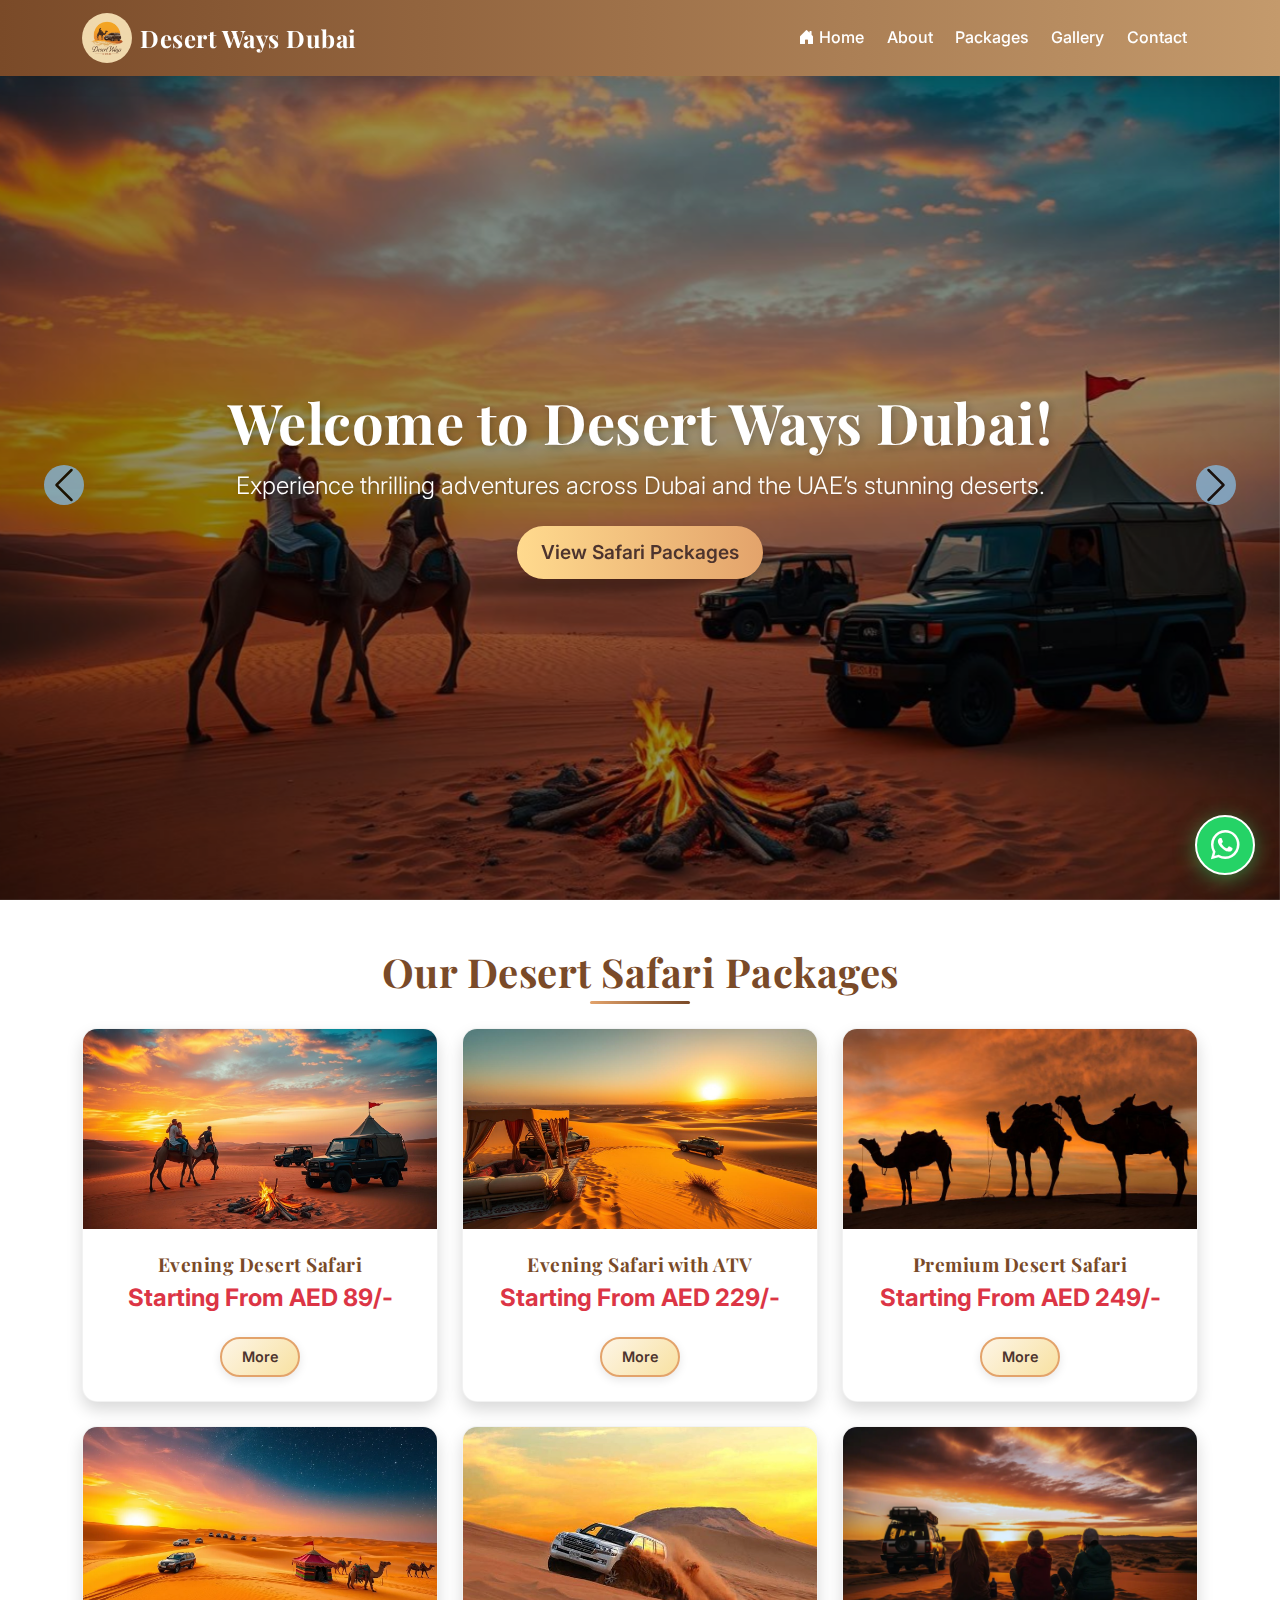
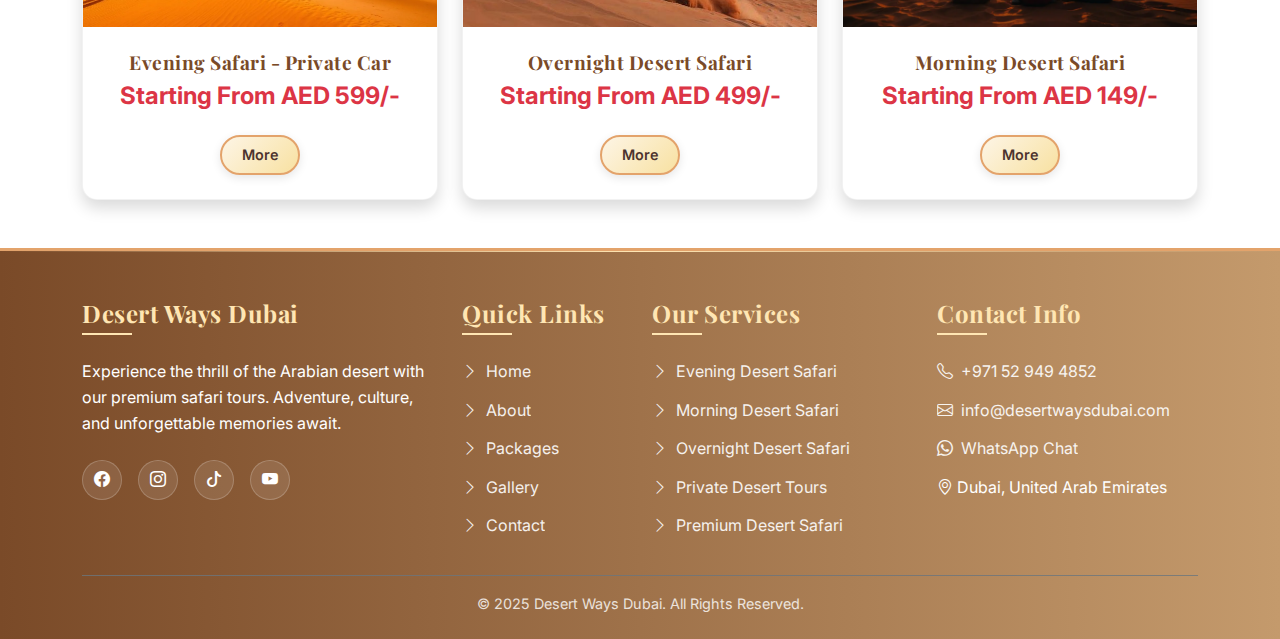
<file: index.html>
<!DOCTYPE html>
<html lang="en">
<head>
  <meta charset="UTF-8" />
  <meta name="viewport" content="width=device-width, initial-scale=1" />
  <title>Desert Ways Dubai | Best Desert Tours in UAE</title>
  <meta name="description" content="Desert Safari Dubai offers the best desert adventure experiences in the UAE. Enjoy dune bashing, camel rides, BBQ dinner, live shows, and more. Book your Evening Desert Safari now.">
   <meta name="keywords" content="Desert Safari Dubai, About Desert Safari, Dubai Safari Tours, Safari Team, Safari Vision">
  <meta name="author" content="Desert Ways Dubai">
  <link rel="icon" href="favicon.ico" type="image/x-icon" />

  <!-- Google Fonts -->
  <link rel="preconnect" href="https://fonts.googleapis.com" />
  <link rel="preconnect" href="https://fonts.gstatic.com" crossorigin />
  <link href="https://fonts.googleapis.com/css2?family=Inter:wght@400;600&family=Playfair+Display:wght@700&display=swap" rel="stylesheet" />

  <!-- Bootstrap & Icons -->
  <link rel="stylesheet" href="https://cdn.jsdelivr.net/npm/bootstrap@5.3.3/dist/css/bootstrap.min.css" />
  <link rel="stylesheet" href="https://cdn.jsdelivr.net/npm/bootstrap-icons@1.11.3/font/bootstrap-icons.css" />

  <!-- Custom CSS -->
  <link rel="stylesheet" href="css/styles.css" />
</head>
<body>
  <!-- Navbar -->
  <div id="navbar-container" aria-live="polite"></div>

  <!-- HERO SECTION -->
  <header class="hero-section position-relative">
    <div id="heroCarousel" class="carousel slide carousel-fade hero-carousel" data-bs-ride="carousel" data-bs-interval="3500">
      <div class="carousel-inner">
        <div class="carousel-item active">
          <img src="image/D2.jpg" class="d-block w-100" alt="Dubai Desert Safari scenic dunes">
        </div>
        <div class="carousel-item">
          <img src="image/D6.jpg" class="d-block w-100" alt="Golden dunes in Dubai at sunset">
        </div>
        <div class="carousel-item">
          <img src="image/D10.jpg" class="d-block w-100" alt="Desert vista in the UAE">
        </div>
        <div class="carousel-item">
          <img src="image/D9.jpg" class="d-block w-100" alt="Dubai desert adventure">
        </div>
        <div class="carousel-item">
          <img src="image/D8.jpg" class="d-block w-100" alt="Desert vista in the UAE">
        </div>
        <div class="carousel-item">
          <img src="image/D1.webp" class="d-block w-100" alt="Desert vista in the UAE">
        </div>
        <!-- Hero Text -->
        <div class="hero-text text-center text-white position-absolute top-50 start-50 translate-middle w-100" style="z-index: 10;">
          <h1 class="display-4 fw-bold">Welcome to Desert Ways Dubai!</h1>
          <p class="lead mb-4">
            Experience thrilling adventures across Dubai and the UAE’s stunning deserts.
          </p>
          <a href="#packages" class="btn btn-lg btn-warning shadow">View Safari Packages</a>
        </div>
      </div>
      <button class="carousel-control-prev" type="button" data-bs-target="#heroCarousel" data-bs-slide="prev">
        <span class="carousel-control-prev-icon" aria-hidden="true"></span>
      </button>
      <button class="carousel-control-next" type="button" data-bs-target="#heroCarousel" data-bs-slide="next">
        <span class="carousel-control-next-icon" aria-hidden="true"></span>
      </button>
    </div>
  </header>

  <!-- MAIN CONTENT -->
  <main>
    <section class="bg-white py-5" id="packages">
      <div class="container">
        <h2 class="mb-4 text-center section-title">Our Desert Safari Packages</h2>
        <div class="row g-4 justify-content-center">

          <!-- Package Card 1 -->
          <div class="col-md-4 col-sm-6">
            <div class="card package-card h-100 shadow text-center">
              <img src="image/D2.jpg" class="card-img-top" alt="Evening Desert Safari">
              <div class="card-body d-flex flex-column">
                <h5 class="card-title">Evening Desert Safari</h5>
                <h6 class="text-danger">Starting From AED 89/-</h6>
                <div class="mt-auto">
                  <a href="menu.html" class="btn btn-sm btn-outline-warning">More</a>
                </div>
              </div>
            </div>
          </div>

          <!-- Package Card 2 -->
          <div class="col-md-4 col-sm-6">
            <div class="card package-card h-100 shadow text-center">
              <img src="image/D6.jpg" class="card-img-top" alt="ATV Desert Safari">
              <div class="card-body d-flex flex-column">
                <h5 class="card-title">Evening Safari with ATV</h5>
                <h6 class="text-danger">Starting From AED 229/-</h6>
                <div class="mt-auto">
                  <a href="menu.html" class="btn btn-sm btn-outline-warning">More</a>
                </div>
              </div>
            </div>
          </div>

          <!-- Package Card 3 -->
          <div class="col-md-4 col-sm-6">
            <div class="card package-card h-100 shadow text-center">
              <img src="image/D10.jpg" class="card-img-top" alt="Premium Desert Safari">
              <div class="card-body d-flex flex-column">
                <h5 class="card-title">Premium Desert Safari</h5>
                <h6 class="text-danger">Starting From AED 249/-</h6>
                <div class="mt-auto">
                  <a href="menu.html" class="btn btn-sm btn-outline-warning">More</a>
                </div>
              </div>
            </div>
          </div>

          <!-- Package Card 4 -->
          <div class="col-md-4 col-sm-6">
            <div class="card package-card h-100 shadow text-center">
              <img src="image/D3.webp" class="card-img-top" alt="Private Car Desert Safari">
              <div class="card-body d-flex flex-column">
                <h5 class="card-title">Evening Safari - Private Car</h5>
                <h6 class="text-danger">Starting From AED 599/-</h6>
                <div class="mt-auto">
                  <a href="menu.html" class="btn btn-sm btn-outline-warning">More</a>
                </div>
              </div>
            </div>
          </div>

          <!-- Package Card 5 -->
          <div class="col-md-4 col-sm-6">
            <div class="card package-card h-100 shadow text-center">
              <img src="image/D7.jpg" class="card-img-top" alt="Overnight Desert Safari">
              <div class="card-body d-flex flex-column">
                <h5 class="card-title">Overnight Desert Safari</h5>
                <h6 class="text-danger">Starting From AED 499/-</h6>
                <div class="mt-auto">
                  <a href="menu.html" class="btn btn-sm btn-outline-warning">More</a>
                </div>
              </div>
            </div>
          </div>

          <!-- Package Card 6 -->
          <div class="col-md-4 col-sm-6">
            <div class="card package-card h-100 shadow text-center">
              <img src="image/D1.webp" class="card-img-top" alt="Morning Desert Safari">
              <div class="card-body d-flex flex-column">
                <h5 class="card-title">Morning Desert Safari</h5>
                <h6 class="text-danger">Starting From AED 149/-</h6>
                <div class="mt-auto">
                  <a href="menu.html" class="btn btn-sm btn-outline-warning">More</a>
                </div>
              </div>
            </div>
          </div>

        </div>
      </div>
    </section>
  </main>

  <!-- Footer -->
  <div id="footer-container" aria-live="polite"></div>

  <!-- WhatsApp Floating Button -->
  <a href="https://wa.me/97152949852?text=Hello%20Desert%20Safari%20Dubai!%20Tell%20me%20more%20about%20your%20tours."
     class="whatsapp-float" target="_blank">
    <span class="whatsapp-tooltip">Chat with us!</span>
    <i class="bi bi-whatsapp"></i>
  </a>

  <!-- Scripts -->
  <script src="load-components.js"></script>
  <script src="https://cdn.jsdelivr.net/npm/bootstrap@5.3.3/dist/js/bootstrap.bundle.min.js"></script>
</body>
</html>
</file>
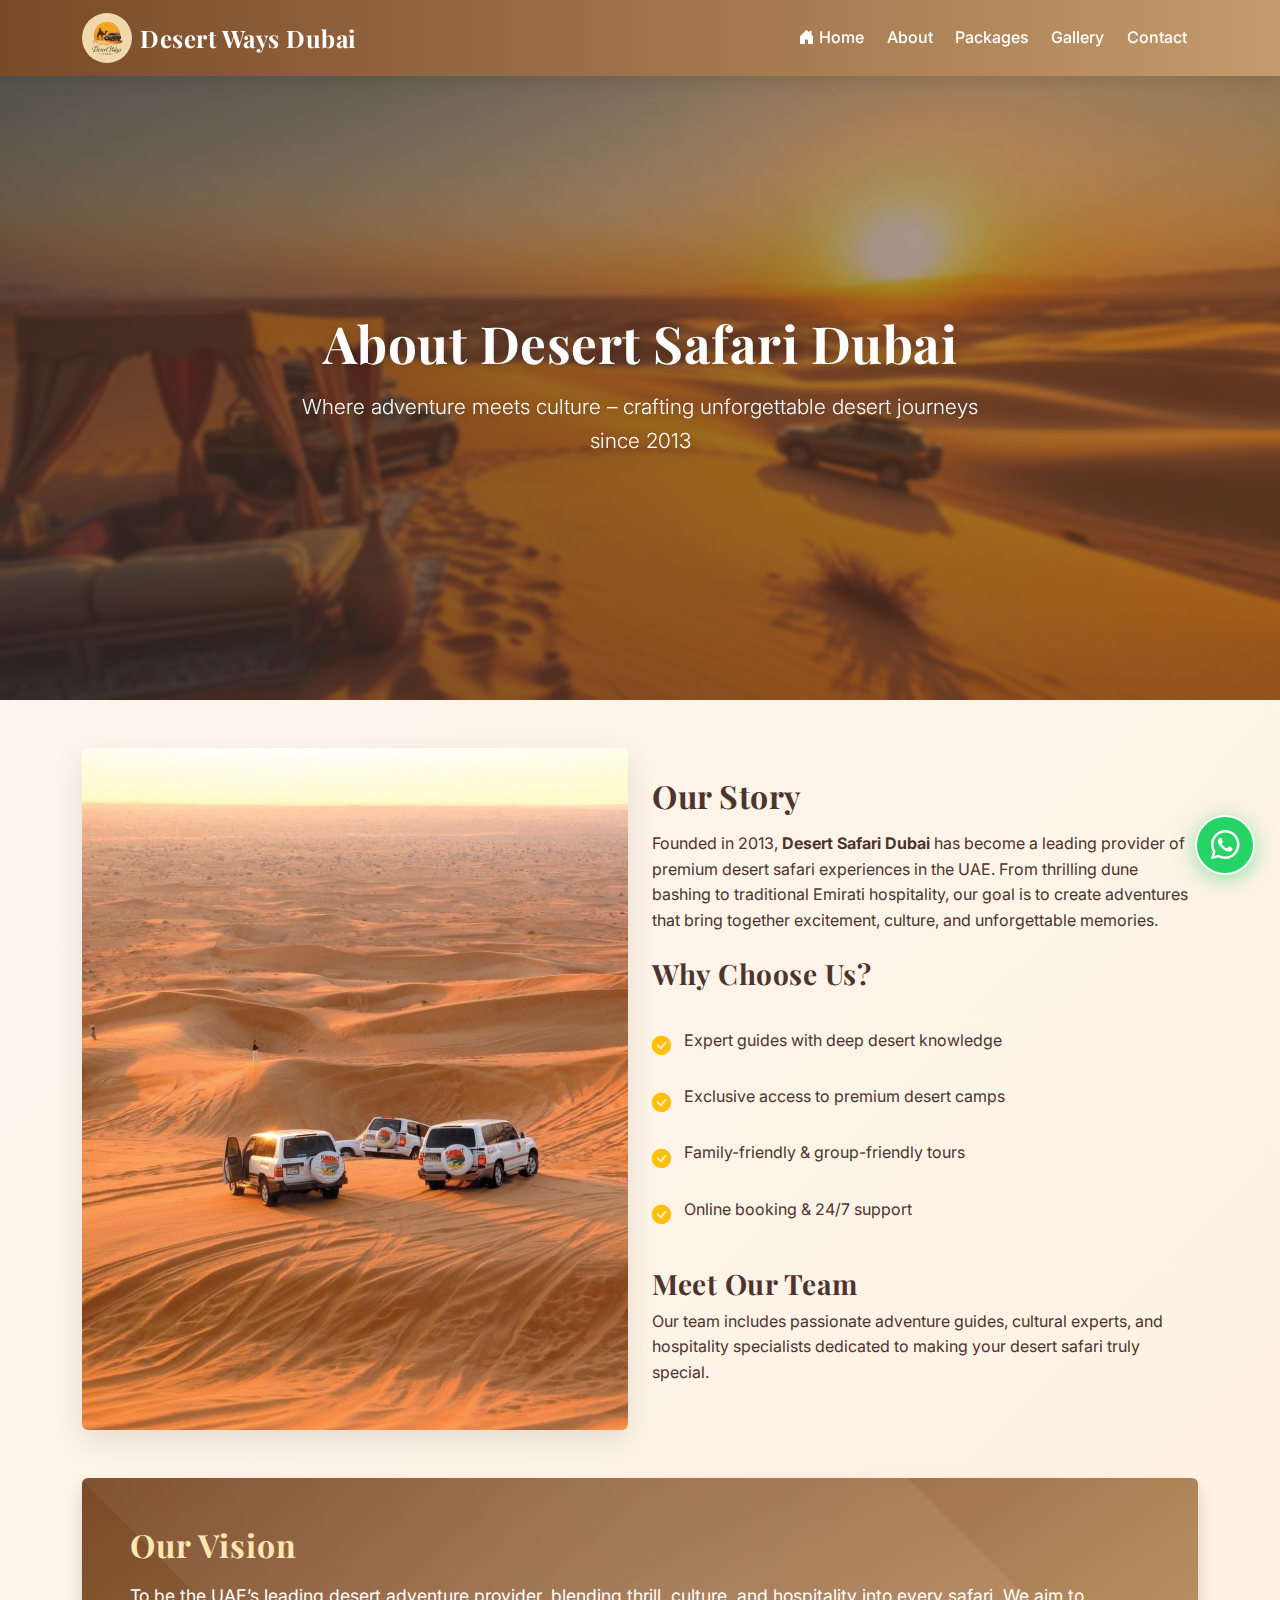
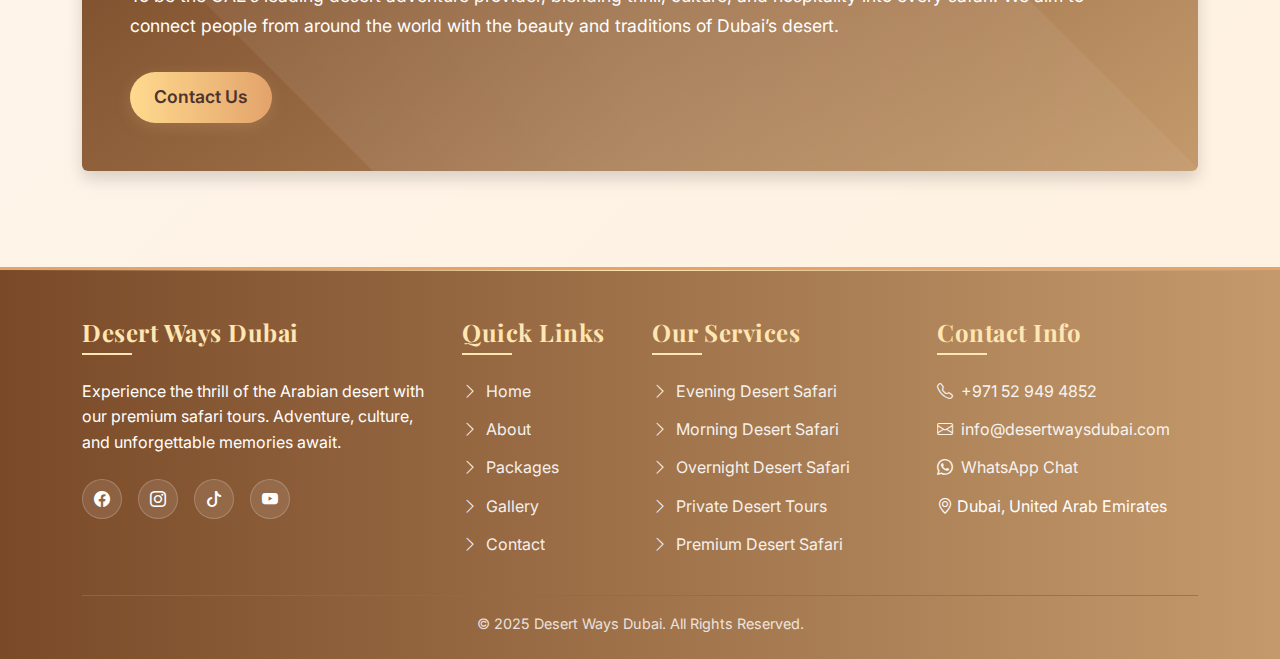
<file: about.html>
<!DOCTYPE html>
<html lang="en">
<head>
  <!-- Meta Tags -->
  <meta charset="UTF-8">
  <meta name="viewport" content="width=device-width, initial-scale=1">
  <title>About Us | Desert Safari Dubai</title>
  <meta name="description" content="Discover Desert Safari Dubai - our story, vision, and passionate team delivering unforgettable desert safari experiences with dune bashing, BBQ dinners, and cultural shows in Dubai.">
  <meta name="keywords" content="Desert Safari Dubai, About Desert Safari, Dubai Safari Tours, Safari Team, Safari Vision">
  <meta name="author" content="Desert Ways Dubai">

  <!-- Fonts & CSS -->
  <link rel="preconnect" href="https://fonts.googleapis.com"/>
  <link rel="preconnect" href="https://fonts.gstatic.com" crossorigin/>
  <link href="https://fonts.googleapis.com/css2?family=Inter:wght@400;600&family=Playfair+Display:wght@700&display=swap" rel="stylesheet"/>
  <link rel="stylesheet" href="https://cdn.jsdelivr.net/npm/bootstrap@5.3.3/dist/css/bootstrap.min.css">
  <link rel="stylesheet" href="https://cdn.jsdelivr.net/npm/bootstrap-icons@1.11.3/font/bootstrap-icons.css">
  <link rel="stylesheet" href="css/styles.css">
  <link rel="icon" href="favicon.ico" type="image/x-icon">

  <!-- Schema Markup (SEO) -->
  <script type="application/ld+json">
  {
    "@context": "https://schema.org",
    "@type": "Organization",
    "name": "Desert Safari Dubai",
    "url": "https://yourdomain.com/about.html",
    "logo": "https://yourdomain.com/images/logo.png",
    "description": "Desert Safari Dubai - Unforgettable adventures including dune bashing, camel rides, BBQ dinners, and cultural shows.",
    "contactPoint": {
      "@type": "ContactPoint",
      "telephone": "+971501234567",
      "contactType": "customer service",
      "areaServed": "AE"
    }
  }
  </script>
</head>
<body class="about-page">

  <!-- Navbar -->
  <div id="navbar-container" aria-live="polite"></div>

  <!-- Hero Section -->
<section class="about-hero text-white text-center d-flex align-items-center justify-content-center">
  <div class="overlay"></div>
  <div class="container position-relative">
    <h1 class="display-4 fw-bold mb-3">About Desert Safari Dubai</h1>
    <p class="lead">Where adventure meets culture – crafting unforgettable desert journeys since 2013</p>
  </div>
</section>


  <!-- Main Content -->
  <main class="container py-5">
    <section class="mb-5">
      <div class="row g-4 align-items-center">
        <div class="col-md-6">
          <img src="image/D5.jpg" alt="Desert Safari Dubai team welcoming guests" class="img-fluid rounded shadow-lg w-100" loading="lazy">
        </div>
        <div class="col-md-6">
          <h2 class="mb-3">Our Story</h2>
          <p>
            Founded in 2013, <strong>Desert Safari Dubai</strong> has become a leading provider of premium desert safari experiences in the UAE. 
            From thrilling dune bashing to traditional Emirati hospitality, our goal is to create adventures that bring together excitement, culture, and unforgettable memories.
          </p>

          <h3 class="mt-4">Why Choose Us?</h3>
          <ul class="list-premium">
            <li><i class="bi bi-check-circle-fill text-warning"></i> Expert guides with deep desert knowledge</li>
            <li><i class="bi bi-check-circle-fill text-warning"></i> Exclusive access to premium desert camps</li>
            <li><i class="bi bi-check-circle-fill text-warning"></i> Family-friendly & group-friendly tours</li>
            <li><i class="bi bi-check-circle-fill text-warning"></i> Online booking & 24/7 support</li>
          </ul>

          <h3 class="mt-4">Meet Our Team</h3>
          <p>
            Our team includes passionate adventure guides, cultural experts, and hospitality specialists dedicated to making your desert safari truly special.
          </p>
        </div>
      </div>
    </section>

    <!-- Vision Section -->
    <section class="vision-section text-white p-5 rounded shadow">
      <h2 class="mb-3">Our Vision</h2>
      <p>
        To be the UAE’s leading desert adventure provider, blending thrill, culture, and hospitality into every safari. 
        We aim to connect people from around the world with the beauty and traditions of Dubai’s desert.
      </p>
      <a href="contact.html" class="btn btn-warning mt-3" aria-label="Go to contact page">Contact Us</a>
    </section>
  </main>

  <!-- Footer -->
  <div id="footer-container" aria-live="polite"></div>

  <!-- WhatsApp Floating Button -->
  <a href="https://wa.me/971529494852?text=Hello%20Desert%20Safari%20Dubai!%20I%20would%20like%20to%20know%20more%20about%20your%20safari%20tours."
     class="whatsapp-float" target="_blank" rel="noopener" aria-label="Chat on WhatsApp">
    <span class="whatsapp-tooltip">Chat with us!</span>
    <i class="bi bi-whatsapp" aria-hidden="true"></i>
  </a>

  <!-- Scripts -->
  <script src="load-components.js"></script>
  <script src="https://cdn.jsdelivr.net/npm/bootstrap@5.3.3/dist/js/bootstrap.bundle.min.js"></script>
</body>
</html>
</file>
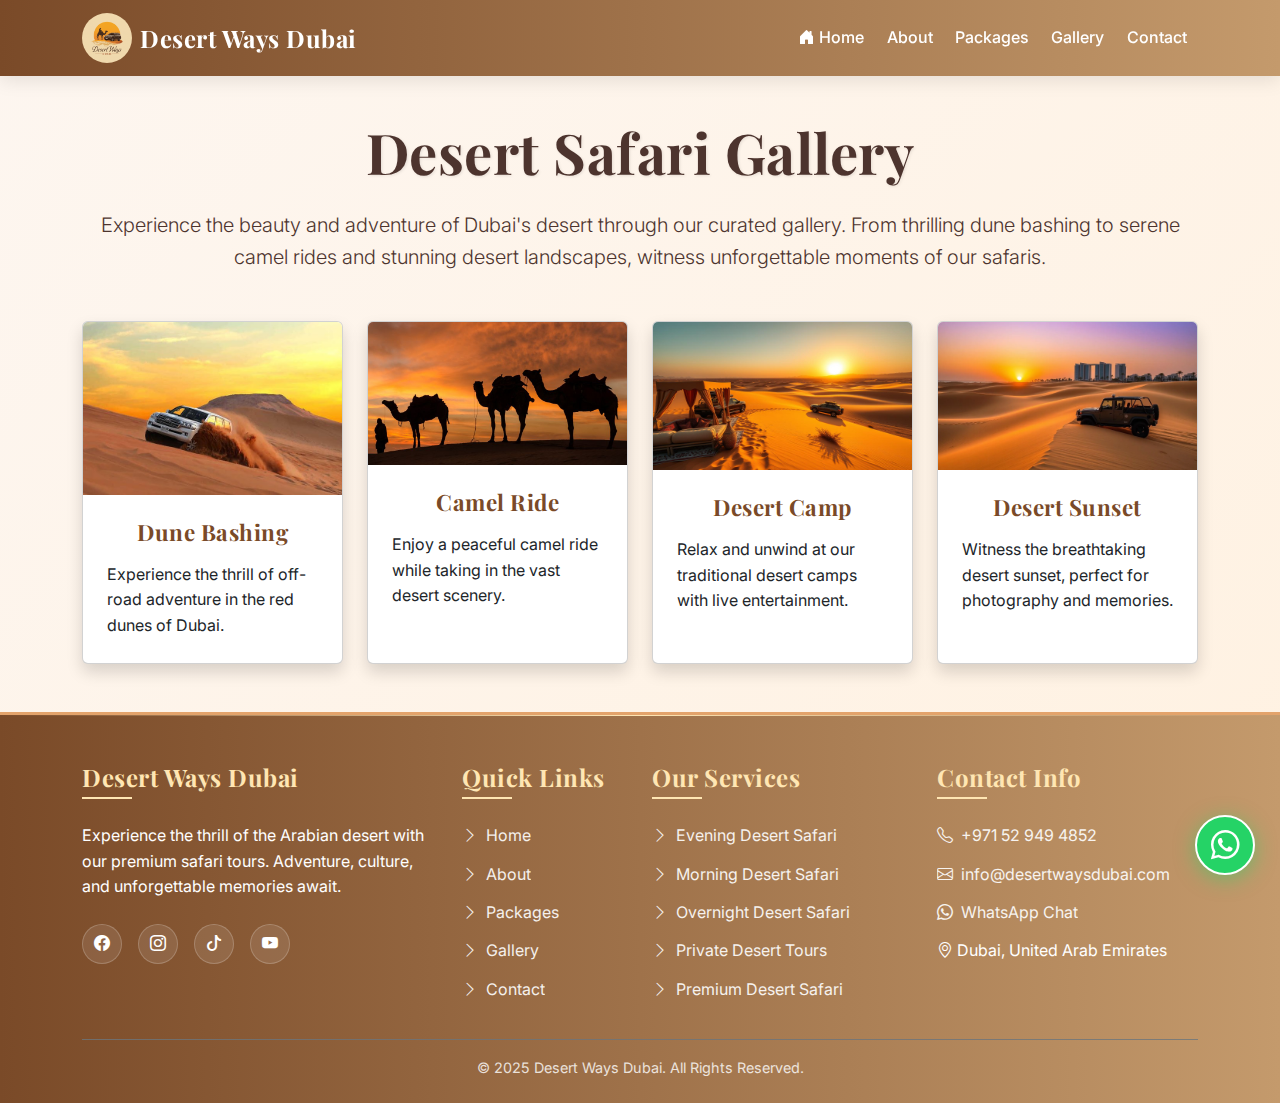
<file: gallery.html>
<!DOCTYPE html>
<html lang="en">
<head>
  <meta charset="UTF-8">
  <meta name="viewport" content="width=device-width, initial-scale=1">
  <title>Desert Safari Gallery | Desert Safari Dubai</title>
  <meta name="description" content="Explore our gallery of thrilling Desert Safari experiences in Dubai. See stunning desert landscapes, dune bashing, camel rides, and camp experiences.">
  <link rel="preconnect" href="https://fonts.googleapis.com" />
  <link rel="preconnect" href="https://fonts.gstatic.com" crossorigin />
  <link href="https://fonts.googleapis.com/css2?family=Inter:wght@400;600&family=Playfair+Display:wght@700&display=swap" rel="stylesheet" />
  <link rel="stylesheet" href="https://cdn.jsdelivr.net/npm/bootstrap@5.3.3/dist/css/bootstrap.min.css">
  <link rel="stylesheet" href="https://cdn.jsdelivr.net/npm/bootstrap-icons@1.11.3/font/bootstrap-icons.css">
  <link rel="stylesheet" href="css/styles.css">
  <link rel="icon" href="favicon.ico" type="image/x-icon">
</head>
<body>
  <div id="navbar-container" aria-live="polite"></div>

  <main class="container py-5">
    <h1 class="display-4 fw-bold text-shadow text-center mb-4">Desert Safari Gallery</h1>
    <p class="lead text-center mb-5">
      Experience the beauty and adventure of Dubai's desert through our curated gallery. From thrilling dune bashing to serene camel rides and stunning desert landscapes, witness unforgettable moments of our safaris.
    </p>

    <div class="row g-4">
      <div class="col-sm-6 col-md-4 col-lg-3">
        <div class="card h-100 shadow">
          <img src="image/D7.jpg" class="card-img-top" alt="Dune Bashing Dubai" loading="lazy">
          <div class="card-body">
            <h5 class="card-title">Dune Bashing</h5>
            <p class="card-text">Experience the thrill of off-road adventure in the red dunes of Dubai.</p>
          </div>
        </div>
      </div>

      <div class="col-sm-6 col-md-4 col-lg-3">
        <div class="card h-100 shadow">
          <img src="image/D10.jpg" class="card-img-top" alt="Camel Ride Dubai" loading="lazy">
          <div class="card-body">
            <h5 class="card-title">Camel Ride</h5>
            <p class="card-text">Enjoy a peaceful camel ride while taking in the vast desert scenery.</p>
          </div>
        </div>
      </div>

      <div class="col-sm-6 col-md-4 col-lg-3">
        <div class="card h-100 shadow">
          <img src="image/D6.jpg" class="card-img-top" alt="Desert Camp Dubai" loading="lazy">
          <div class="card-body">
            <h5 class="card-title">Desert Camp</h5>
            <p class="card-text">Relax and unwind at our traditional desert camps with live entertainment.</p>
          </div>
        </div>
      </div>

      <div class="col-sm-6 col-md-4 col-lg-3">
        <div class="card h-100 shadow">
          <img src="image/D4.webp" class="card-img-top" alt="Sunset Desert Dubai" loading="lazy">
          <div class="card-body">
            <h5 class="card-title">Desert Sunset</h5>
            <p class="card-text">Witness the breathtaking desert sunset, perfect for photography and memories.</p>
          </div>
        </div>
      </div>

      <!-- Add more safari cards as needed -->
    </div>
  </main>

  <div id="footer-container" aria-live="polite"></div>

  <!-- WhatsApp Floating Button -->
  <a href="https://wa.me/971529494852?text=Hello%20Desert%20Safari%20Dubai!%20I%20would%20like%20to%20know%20more%20about%20your%20desert%20safari%20gallery."
     class="whatsapp-float" target="_blank" rel="noopener" aria-label="Chat on WhatsApp">
    <span class="whatsapp-tooltip">Chat with us!</span>
    <i class="bi bi-whatsapp" aria-hidden="true"></i>
  </a>

  <script src="load-components.js"></script>
  <script src="https://cdn.jsdelivr.net/npm/bootstrap@5.3.3/dist/js/bootstrap.bundle.min.js"></script>
</body>
</html>
</file>
<file: css/styles.css>
/* GENERAL STYLING */
:root {
  --primary-brown: #7a4a28;
  --secondary-brown: #c49a6c;
  --light-beige: #fbf7f2;
  --dark-brown: #4d342e;
  --accent-gold: #e3a36b;
  --light-gold: #ffe6b3;
  --white: #ffffff;
  --black: #000000;
  --shadow-light: rgba(0, 0, 0, 0.1);
  --shadow-medium: rgba(0, 0, 0, 0.15);
  --shadow-dark: rgba(0, 0, 0, 0.25);
}

* {
  box-sizing: border-box;
  margin: 0;
  padding: 0;
}

body {
  font-family: "Inter", Arial, sans-serif;
  background: linear-gradient(135deg, #fdf6f0, #fff1e0);
  color: var(--dark-brown);
  padding-top: 70px;
  line-height: 1.6;
  overflow-x: hidden;
}

h1, h2, h3, h4, h5, .navbar-brand, .display-4 {
  font-family: "Playfair Display", serif;
  letter-spacing: 0.5px;
  font-weight: 700;
}

a {
  text-decoration: none;
  transition: all 0.3s ease;
}

img {
  max-width: 100%;
  height: auto;
  display: block;
}

/* Enhanced Navbar */
.navbar {
  position: fixed;
  top: 0;
  left: 0;
  width: 100%;
  z-index: 1100;
  background: linear-gradient(90deg, var(--primary-brown) 0%, var(--secondary-brown) 100%) !important;
  box-shadow: 0 4px 18px var(--shadow-light);
  min-height: 70px;
  padding: 0.5rem 1rem;
  transition: all 0.3s ease;
  backdrop-filter: blur(10px);
}

.navbar-scrolled {
  background: linear-gradient(90deg, var(--primary-brown) 0%, var(--secondary-brown) 100%) !important;
  box-shadow: 0 4px 20px var(--shadow-dark);
}

.navbar-brand {
  font-size: 1.5rem;
  color: var(--white) !important;
  display: flex;
  align-items: center;
  font-weight: 700;
}

.navbar-brand img {
  height: 50px;
  width: auto;
  object-fit: contain;
  margin-right: 10px;
  border-radius: 8px;
  transition: transform 0.3s ease;
}

.navbar-brand img:hover {
  transform: scale(1.05);
}

.navbar-nav .nav-link {
  font-size: 1rem;
  color: var(--white) !important;
  font-weight: 500;
  padding: 0.5rem 1rem;
  border-radius: 6px;
  transition: all 0.3s ease;
  margin: 0 0.2rem;
  position: relative;
}

.navbar-nav .nav-link::after {
  content: '';
  position: absolute;
  bottom: 0;
  left: 50%;
  width: 0;
  height: 2px;
  background: var(--light-gold);
  transition: all 0.3s ease;
  transform: translateX(-50%);
}

.navbar-nav .nav-link:hover::after,
.navbar-nav .nav-link.active::after {
  width: 80%;
}

.navbar-nav .nav-link:hover,
.navbar-nav .nav-link.active {
  background: var(--light-gold);
  color: var(--primary-brown) !important;
}

.navbar-toggler {
  padding: 0.25rem 0.75rem;
  font-size: 1.1rem;
  border-radius: 6px;
  border: 1px solid rgba(255,255,255,0.3);
  color: var(--white);
  transition: all 0.3s ease;
}

.navbar-toggler:focus {
  box-shadow: 0 0 0 2px var(--light-gold);
}

.navbar-toggler:hover {
  background: rgba(255,255,255,0.1);
}

@media (max-width: 992px) {
  .navbar-nav {
    padding: 1rem 0;
    background: linear-gradient(135deg, var(--primary-brown), var(--secondary-brown));
    border-radius: 10px;
    margin-top: 1rem;
  }
  
  .navbar-nav .nav-link {
    text-align: center;
    margin: 0.2rem 0;
    border-radius: 5px;
  }
}

/* CLASSIC HERO SECTION */
.hero-section {
  position: relative;
  width: 100%;
  overflow: hidden;
  margin-top: 0;
}

.hero-carousel {
  height: calc(100vh - 70px);
  min-height: 400px;
}

.hero-carousel .carousel-inner {
  height: 100%;
}

.hero-carousel .carousel-item {
  position: relative;
  width: 100%;
  height: 100%;
  min-height: 400px;
}

.hero-carousel img,
.carousel-inner img {
  width: 100%;
  height: 100%;
  object-fit: cover;
  object-position: center;
  display: block;
}

/* Overlay text centered */
.hero-text {
  position: absolute;
  top: 50%;
  left: 50%;
  transform: translate(-50%, -50%);
  color: var(--white);
  text-align: center;
  z-index: 10;
  padding: 0 15px;
  width: 100%;
  max-width: 900px;
  pointer-events: none;
}

.hero-text h1,
.hero-text p,
.hero-text .btn {
  pointer-events: auto;
}

.hero-text h1 {
  font-family: "Playfair Display", serif;
  font-weight: 700;
  line-height: 1.1;
  text-shadow: 2px 2px 8px var(--shadow-dark);
  font-size: clamp(2rem, 5vw, 3.5rem);
  margin-bottom: 1rem;
  animation: fadeInUp 1s ease-out;
}

.hero-text p {
  font-size: clamp(1rem, 2.5vw, 1.5rem);
  text-shadow: 1px 1px 6px var(--shadow-dark);
  margin-bottom: 1.5rem;
  line-height: 1.4;
  animation: fadeInUp 1s ease-out 0.3s both;
}

.hero-text .btn {
  font-size: clamp(1rem, 1.5vw, 1.2rem);
  padding: 0.75rem 1.5rem;
  animation: fadeInUp 1s ease-out 0.6s both;
}

@keyframes fadeInUp {
  from {
    opacity: 0;
    transform: translateY(30px);
  }
  to {
    opacity: 1;
    transform: translateY(0);
  }
}

.hero-premium-highlight {
  font-size: 1.05rem;
  color: var(--light-gold);
  font-weight: 500;
  display: block;
  margin-top: 0.5em;
  text-shadow: 0 2px 8px var(--primary-brown);
}

/* Overlay background */
.hero-section::before {
  content: "";
  position: absolute;
  top: 0;
  left: 0;
  width: 100%;
  height: 100%;
  background: linear-gradient(45deg, rgba(0,0,0,0.5), rgba(0,0,0,0.3));
  z-index: 5;
  pointer-events: none;
}

/* Carousel Controls */
.carousel-control-prev,
.carousel-control-next {
  z-index: 15;
  width: 10%;
  opacity: 0.8;
  transition: opacity 0.3s ease;
}

.carousel-control-prev:hover,
.carousel-control-next:hover {
  opacity: 1;
}

.carousel-control-prev-icon,
.carousel-control-next-icon {
  width: 2.5rem;
  height: 2.5rem;
  background-size: 100% 100%;
  filter: invert(1);
  background-color: var(--primary-brown);
  border-radius: 50%;
  padding: 10px;
}

.carousel-indicators [data-bs-target] {
  width: 12px;
  height: 12px;
  border-radius: 50%;
  margin: 0 5px;
  background-color: var(--white);
  border: 2px solid transparent;
}

.carousel-indicators .active {
  background-color: var(--accent-gold);
  transform: scale(1.2);
}

/* Enhanced Section Titles */
.section-title {
  font-family: "Playfair Display", serif;
  font-size: 2.5rem;
  color: var(--primary-brown);
  font-weight: 700;
  margin-bottom: 2.5rem;
  position: relative;
  padding-bottom: 0.5rem;
  text-align: center;
}

.section-title::after {
  content: "";
  position: absolute;
  bottom: 0;
  left: 50%;
  transform: translateX(-50%);
  width: 100px;
  height: 3px;
  background: linear-gradient(90deg, var(--accent-gold) 0%, var(--primary-brown) 100%);
  border-radius: 3px;
}

.section-subtitle {
  font-size: 1.1rem;
  color: var(--secondary-brown);
  text-align: center;
  margin-bottom: 3rem;
  max-width: 600px;
  margin-left: auto;
  margin-right: auto;
}

@media (max-width: 768px) {
  .section-title {
    font-size: 2rem;
  }
  
  .section-subtitle {
    font-size: 1rem;
  }
}

/* PACKAGE CARDS */
.package-card {
  border-radius: 15px;
  overflow: hidden;
  transition: all 0.3s ease;
  height: 100%;
  border: 1px solid rgba(0,0,0,0.05);
  background: var(--white);
}

.package-card img {
  width: 100%;
  height: 200px;
  object-fit: cover;
  transition: transform 0.5s ease;
}

.package-card:hover img {
  transform: scale(1.05);
}

.package-card .card-body {
  padding: 1.5rem;
  display: flex;
  flex-direction: column;
}

.package-card .card-title {
  font-family: "Playfair Display", serif;
  font-weight: 700;
  font-size: 1.2rem;
  margin-bottom: 0.5rem;
  color: var(--primary-brown);
}

.package-card h6 {
  font-weight: 600;
  color: var(--primary-brown);
  font-size: 1.3rem;
}

.package-card .card-text {
  color: var(--dark-brown);
  font-size: 0.9rem;
  line-height: 1.5;
}

.package-card:hover {
  transform: translateY(-10px);
  box-shadow: 0 15px 30px var(--shadow-medium);
}

/* Premium More Button */
.package-card .btn {
  border-radius: 25px;
  font-weight: 600;
  font-size: 0.9rem;
  padding: 0.45rem 1.2rem;
  border: 2px solid var(--accent-gold);
  background: linear-gradient(135deg, #fdf5e6, #f8e1a1);
  color: var(--dark-brown);
  transition: all 0.35s ease;
  box-shadow: 0 3px 10px var(--shadow-light);
  margin-top: auto;
  width: fit-content;
  align-self: center;
}

.package-card .btn:hover {
  background: linear-gradient(135deg, var(--accent-gold), var(--secondary-brown));
  border-color: var(--secondary-brown);
  color: var(--white);
  box-shadow: 0 6px 18px rgba(182, 139, 72, 0.35);
  transform: translateY(-3px);
}

/* PREMIUM CARD */
.card-premium {
  border: 2px solid var(--accent-gold);
  background: linear-gradient(135deg, #fffbe6 0%, #ffe6b3 100%);
  border-radius: 15px;
  overflow: hidden;
  transition: all 0.3s ease;
  height: 100%;
  position: relative;
}

.card-premium::before {
  content: '';
  position: absolute;
  top: 0;
  left: 0;
  right: 0;
  bottom: 0;
  background: linear-gradient(45deg, transparent, rgba(255,255,255,0.3), transparent);
  transform: translateX(-100%);
  transition: transform 0.6s ease;
}

.card-premium:hover::before {
  transform: translateX(100%);
}

.card-premium:hover {
  transform: translateY(-10px);
  box-shadow: 0 20px 40px var(--shadow-medium);
}

.badge-premium {
  background: linear-gradient(90deg, #ffd77a 0%, var(--accent-gold) 100%);
  color: var(--primary-brown);
  font-size: 0.9rem;
  font-weight: 600;
  border-radius: 20px;
  padding: 0.4em 1.2em;
  margin-bottom: 1.2em;
  display: inline-block;
  text-transform: uppercase;
  letter-spacing: 0.5px;
  border: none;
}

.card-title {
  font-family: "Playfair Display", serif;
  font-weight: 700;
  font-size: 1.4rem;
  color: var(--primary-brown);
  margin-bottom: 1rem;
  display: flex;
  align-items: center;
  justify-content: center;
  gap: 0.5rem;
}

.card-title i {
  font-size: 1.6rem;
}

.card-body {
  padding: 1.5rem;
}

.card-body h6 {
  font-size: 1.5rem;
  font-weight: 700;
  margin-bottom: 1.5rem;
  color: var(--primary-brown);
}

.list-premium {
  margin-bottom: 2rem;
  list-style: none;
  padding: 0;
}

.list-premium li {
  font-size: 0.95rem;
  margin-bottom: 0.7rem;
  color: var(--dark-brown);
  display: flex;
  align-items: flex-start;
  gap: 0.5rem;
  line-height: 1.4;
  padding: 0.3rem 0;
}

.list-premium li i {
  color: var(--accent-gold);
  font-size: 1.1rem;
  flex-shrink: 0;
  margin-top: 0.1rem;
}

/* Enhanced Buttons */
.btn-warning {
  background: linear-gradient(90deg, #ffda8e 0%, var(--accent-gold) 100%);
  border: none;
  color: var(--dark-brown);
  font-weight: 600;
  font-size: 1.1rem;
  padding: 0.75rem 1.5rem;
  border-radius: 50px;
  box-shadow: 0 4px 15px rgba(194, 154, 108, 0.3);
  transition: all 0.3s ease;
  position: relative;
  overflow: hidden;
}

.btn-warning::before {
  content: '';
  position: absolute;
  top: 0;
  left: -100%;
  width: 100%;
  height: 100%;
  background: linear-gradient(90deg, transparent, rgba(255,255,255,0.4), transparent);
  transition: left 0.5s ease;
}

.btn-warning:hover::before {
  left: 100%;
}

.btn-warning:hover {
  transform: translateY(-3px);
  box-shadow: 0 8px 25px rgba(194, 154, 108, 0.4);
  color: var(--dark-brown);
}

.btn-outline-brown {
  color: var(--primary-brown);
  border: 2px solid var(--primary-brown);
  font-weight: 600;
  border-radius: 50px;
  padding: 0.5rem 1.5rem;
  transition: all 0.3s ease;
  background: transparent;
}

.btn-outline-brown:hover,
.btn-outline-brown:focus {
  background-color: var(--primary-brown);
  color: var(--white);
  transform: translateY(-3px);
  box-shadow: 0 5px 15px rgba(122, 74, 40, 0.3);
}

/* Enhanced About Section */
.about-hero {
  position: relative;
  height: 70vh;
  background: url('../image/D6.jpg') center/cover no-repeat;
  display: flex;
  align-items: center;
  justify-content: center;
  text-align: center;
  color: var(--white);
}

.about-hero::before {
  content: "";
  position: absolute;
  inset: 0;
  background: linear-gradient(45deg, rgba(60, 47, 47, 0.7), rgba(122, 74, 40, 0.5));
  backdrop-filter: blur(2px);
}

.about-hero h1 {
  position: relative;
  font-family: "Playfair Display", serif;
  font-size: clamp(2rem, 5vw, 3.2rem);
  font-weight: 700;
  text-shadow: 2px 2px 12px var(--shadow-dark);
  margin-bottom: 1rem;
}

.about-hero p {
  position: relative;
  font-family: "Inter", sans-serif;
  font-size: clamp(1rem, 2.5vw, 1.3rem);
  text-shadow: 1px 1px 8px var(--shadow-dark);
  max-width: 700px;
  margin: 0 auto;
  line-height: 1.6;
}

.list-premium {
  list-style: none;
  padding: 0;
  margin: 2rem 0;
}

.list-premium li {
  display: flex;
  align-items: flex-start;
  gap: 0.8rem;
  margin-bottom: 0.8rem;
  font-size: 1rem;
  color: var(--dark-brown);
  line-height: 1.6;
}

.list-premium li i {
  color: var(--accent-gold);
  font-size: 1.2rem;
  margin-top: 0.2rem;
}

.vision-section {
  background: linear-gradient(145deg, var(--primary-brown), var(--secondary-brown));
  color: var(--white);
  border-radius: 1.5rem;
  padding: 3rem 2rem;
  box-shadow: 0 15px 40px var(--shadow-dark);
  margin: 3rem 0;
  position: relative;
  overflow: hidden;
}

.vision-section::before {
  content: '';
  position: absolute;
  top: -50%;
  left: -50%;
  width: 200%;
  height: 200%;
  background: linear-gradient(45deg, transparent, rgba(255,255,255,0.1), transparent);
  transform: rotate(45deg);
  animation: shine 3s infinite linear;
}

@keyframes shine {
  0% {
    transform: rotate(45deg) translateX(-100%);
  }
  100% {
    transform: rotate(45deg) translateX(100%);
  }
}

.vision-section h2 {
  font-family: "Playfair Display", serif;
  font-size: 2rem;
  color: var(--light-gold);
  margin-bottom: 1.2rem;
  letter-spacing: 1px;
  position: relative;
}

.vision-section p {
  font-family: "Inter", sans-serif;
  font-size: 1.1rem;
  line-height: 1.7;
  color: var(--white);
  position: relative;
}

/* Stats Section */
.stats-section {
  background: linear-gradient(135deg, var(--primary-brown), var(--secondary-brown));
  color: var(--white);
  padding: 4rem 0;
  position: relative;
}

.stats-section::before {
  content: '';
  position: absolute;
  top: 0;
  left: 0;
  right: 0;
  bottom: 0;
  background: url('image/pattern-bg.jpg') center/cover;
  opacity: 0.1;
}

.stat-number {
  font-size: 3rem;
  font-weight: 700;
  color: var(--light-gold);
  font-family: "Playfair Display", serif;
  position: relative;
}

.stat-label {
  font-size: 1.1rem;
  opacity: 0.9;
  font-weight: 500;
}

/* ====================== CONTACT PAGE ====================== */
body.contact-page {
  background: linear-gradient(135deg, #7a4a28, #c49a6c);
  color: var(--white);
  font-family: "Inter", Arial, sans-serif;
}

/* FLEX WRAPPER FOR CONTACT SECTIONS */
.contact-wrapper {
  display: flex;
  gap: 2rem;
  flex-wrap: wrap;
  justify-content: center;
  margin-top: 2rem;
}

/* LEFT CONTACT INFO CARD */
.contact-info-card {
  background: linear-gradient(145deg, #c49a6c, #e3a36b);
  border: 2px solid var(--accent-gold);
  border-radius: 1.5rem;
  padding: 2rem;
  min-width: 280px;
  flex: 1;
  box-shadow: 0 15px 40px rgba(122, 74, 40, 0.25);
  color: var(--dark-brown);
  display: flex;
  flex-direction: column;
  justify-content: center;
  position: relative;
  overflow: hidden;
}

.contact-info-card::before {
  content: '';
  position: absolute;
  top: 0;
  left: 0;
  right: 0;
  bottom: 0;
  background: linear-gradient(45deg, transparent, rgba(255,255,255,0.2), transparent);
  transform: translateX(-100%);
  transition: transform 0.6s ease;
}

.contact-info-card:hover::before {
  transform: translateX(100%);
}

.contact-info-card h3 {
  color: var(--primary-brown);
  margin-bottom: 1.5rem;
  font-size: 1.8rem;
  position: relative;
}

.contact-info-card p,
.contact-info-card a {
  font-size: 1rem;
  color: var(--dark-brown);
  margin-bottom: 1rem;
  transition: all 0.3s ease;
  position: relative;
}

.contact-info-card a:hover {
  color: var(--accent-gold);
  text-decoration: underline;
  transform: translateX(5px);
}

.contact-info-card i {
  color: var(--primary-brown);
  margin-right: 0.5rem;
  width: 20px;
}

/* RIGHT CONTACT FORM CARD */
.contact-card {
  background: linear-gradient(145deg, #c49a6c, #e3a36b);
  border: 2px solid var(--accent-gold);
  border-radius: 1.5rem;
  padding: 2rem;
  flex: 1;
  min-width: 280px;
  box-shadow: 0 15px 40px rgba(122, 74, 40, 0.25);
  transition: all 0.3s ease;
  position: relative;
  overflow: hidden;
}

.contact-card::before {
  content: '';
  position: absolute;
  top: 0;
  left: 0;
  right: 0;
  bottom: 0;
  background: linear-gradient(45deg, transparent, rgba(255,255,255,0.1), transparent);
  transform: translateX(-100%);
  transition: transform 0.6s ease;
}

.contact-card:hover::before {
  transform: translateX(100%);
}

.contact-card:hover {
  transform: translateY(-5px);
  box-shadow: 0 20px 50px rgba(122, 74, 40, 0.3);
}

.contact-card label {
  font-weight: 600;
  color: var(--primary-brown);
  font-size: 1rem;
  margin-bottom: 0.5rem;
}

.contact-card input.form-control,
.contact-card textarea.form-control {
  border-radius: 12px;
  border: 1px solid var(--secondary-brown);
  background: #fff1e0;
  padding: 0.75rem 1rem;
  color: var(--dark-brown);
  font-size: 1rem;
  transition: all 0.3s ease;
  box-shadow: inset 0 2px 4px rgba(0,0,0,0.1);
}

.contact-card input.form-control::placeholder,
.contact-card textarea.form-control::placeholder {
  color: #7a4a28;
  opacity: 0.7;
}

.contact-card input.form-control:focus,
.contact-card textarea.form-control:focus {
  border-color: var(--accent-gold);
  box-shadow: 0 0 8px rgba(227, 163, 107, 0.5), inset 0 2px 4px rgba(0,0,0,0.1);
  background: #fff7f0;
  outline: none;
}

.contact-card .input-group-text {
  background: var(--primary-brown);
  color: var(--white);
  border-radius: 12px 0 0 12px;
  border: none;
  font-weight: 600;
}

/* BUTTON */
.contact-card button.btn-warning {
  background: linear-gradient(90deg, var(--accent-gold) 0%, var(--primary-brown) 100%);
  color: var(--white);
  font-weight: 700;
  border-radius: 50px;
  padding: 0.85rem 1.8rem;
  font-size: 1.1rem;
  box-shadow: 0 6px 20px rgba(227, 163, 107, 0.5);
  transition: all 0.3s ease;
  border: none;
  width: 100%;
  margin-top: 1rem;
}

.contact-card button.btn-warning:hover {
  transform: translateY(-3px);
  box-shadow: 0 10px 30px rgba(227, 163, 107, 0.6);
  background: linear-gradient(90deg, var(--primary-brown) 0%, var(--accent-gold) 100%);
  color: var(--white);
}

/* CONTACT LINKS */
.contact-card p,
.contact-card a {
  font-size: 1rem;
  color: var(--dark-brown);
  transition: all 0.3s ease;
}

.contact-card a:hover {
  color: var(--accent-gold);
  text-decoration: underline;
}

/* Enhanced Footer */
footer {
  background: linear-gradient(90deg, var(--primary-brown) 0%, var(--secondary-brown) 100%);
  border-top: 3px solid var(--accent-gold);
  color: var(--white);
  padding: 3rem 0 1.5rem;
  position: relative;
}

footer::before {
  content: '';
  position: absolute;
  top: 0;
  left: 0;
  right: 0;
  height: 1px;
  background: linear-gradient(90deg, transparent, var(--light-gold), transparent);
}

.footer-title {
  font-family: "Playfair Display", serif;
  font-size: 1.5rem;
  margin-bottom: 1.5rem;
  position: relative;
  padding-bottom: 0.5rem;
  color: var(--light-gold);
}

.footer-title::after {
  content: "";
  position: absolute;
  bottom: 0;
  left: 0;
  width: 50px;
  height: 2px;
  background: var(--light-gold);
}

.footer-links {
  list-style: none;
  padding: 0;
  margin: 0;
}

.footer-links li {
  margin-bottom: 0.8rem;
}

.footer-links a {
  color: var(--white);
  transition: all 0.3s ease;
  display: inline-flex;
  align-items: center;
  gap: 0.5rem;
  opacity: 0.9;
}

.footer-links a:hover {
  color: var(--light-gold);
  transform: translateX(5px);
  opacity: 1;
}

.footer-social {
  display: flex;
  gap: 1rem;
  margin-top: 1.5rem;
}

.footer-social a {
  display: inline-flex;
  align-items: center;
  justify-content: center;
  width: 40px;
  height: 40px;
  border-radius: 50%;
  background: rgba(255, 255, 255, 0.1);
  color: var(--white);
  transition: all 0.3s ease;
  border: 1px solid rgba(255,255,255,0.2);
}

.footer-social a:hover {
  background: var(--light-gold);
  color: var(--primary-brown);
  transform: translateY(-3px);
  box-shadow: 0 5px 15px rgba(0,0,0,0.2);
}

.footer-bottom {
  border-top: 1px solid rgba(255, 255, 255, 0.1);
  padding-top: 1.5rem;
  margin-top: 3rem;
  text-align: center;
  font-size: 0.9rem;
  opacity: 0.8;
}

/* Enhanced WhatsApp Float */
.whatsapp-float {
  position: fixed;
  bottom: 25px;
  right: 25px;
  background: #25d366;
  color: var(--white);
  border-radius: 50%;
  width: 60px;
  height: 60px;
  display: flex;
  align-items: center;
  justify-content: center;
  font-size: 1.8rem;
  box-shadow: 0 4px 20px rgba(37, 211, 102, 0.5);
  z-index: 1050;
  transition: all 0.3s ease;
  animation: whatsapp-pop 1s ease-out;
  border: 2px solid var(--white);
}

.whatsapp-float:hover {
  transform: scale(1.1);
  background: #128c7e;
  color: var(--white);
  box-shadow: 0 6px 25px rgba(37, 211, 102, 0.7);
}

@keyframes whatsapp-pop {
  0% {
    transform: scale(0.5) rotate(-30deg);
    opacity: 0;
  }
  70% {
    transform: scale(1.1) rotate(10deg);
  }
  100% {
    transform: scale(1) rotate(0);
    opacity: 1;
  }
}

.whatsapp-tooltip {
  position: absolute;
  right: 70px;
  top: 50%;
  transform: translateY(-50%);
  background: #222;
  color: var(--white);
  padding: 8px 15px;
  border-radius: 6px;
  font-size: 0.9rem;
  white-space: nowrap;
  opacity: 0;
  visibility: hidden;
  transition: all 0.3s ease;
  box-shadow: 0 3px 10px rgba(0,0,0,0.2);
}

.whatsapp-float:hover .whatsapp-tooltip {
  opacity: 1;
  visibility: visible;
  right: 75px;
}

/* Enhanced Responsive Design */
@media (max-width: 1200px) {
  .hero-text h1 {
    font-size: clamp(1.8rem, 4vw, 3rem);
  }
}

@media (max-width: 992px) {
  body {
    padding-top: 65px;
  }
  
  .hero-carousel {
    height: calc(100vh - 65px);
  }
  
  .hero-text h1 {
    font-size: 2.2rem;
  }
  
  .hero-text p {
    font-size: 1.1rem;
  }
  
  .contact-wrapper,
  .footer-content {
    flex-direction: column;
  }
}

@media (max-width: 768px) {
  .hero-carousel {
    height: 60vh;
    min-height: 350px;
  }
  
  .hero-text h1 {
    font-size: 1.8rem;
  }
  
  .hero-text p {
    font-size: 1rem;
    margin-bottom: 1.2rem;
  }
  
  .section-title {
    font-size: 2rem;
  }
  
  .card-title {
    font-size: 1.3rem;
  }
  
  .list-premium li {
    font-size: 0.9rem;
  }
  
  .stats-section {
    padding: 3rem 0;
  }
  
  .stat-number {
    font-size: 2.5rem;
  }
}

@media (max-width: 576px) {
  body {
    padding-top: 60px;
  }
  
  .hero-carousel {
    height: 50vh;
    min-height: 300px;
  }
  
  .hero-text {
    width: 90%;
  }
  
  .hero-text h1 {
    font-size: 1.6rem;
    margin-bottom: 0.8rem;
  }
  
  .hero-text p {
    font-size: 0.95rem;
    margin-bottom: 1rem;
  }
  
  .hero-text .btn {
    padding: 0.6rem 1.2rem;
    font-size: 0.95rem;
  }
  
  .section-title {
    font-size: 1.8rem;
  }
  
  .whatsapp-float {
    width: 50px;
    height: 50px;
    font-size: 1.5rem;
    bottom: 20px;
    right: 20px;
  }
  
  .whatsapp-tooltip {
    font-size: 0.8rem;
    padding: 6px 12px;
  }
  
  .footer-social {
    justify-content: center;
  }
}

/* Enhanced Utility Classes */
.text-shadow {
  text-shadow: 1px 1px 3px var(--shadow-light);
}

.rounded-lg {
  border-radius: 16px;
}

.shadow-lg {
  box-shadow: 0 10px 30px var(--shadow-light) !important;
}

.shadow-xl {
  box-shadow: 0 20px 40px var(--shadow-medium) !important;
}

.transition {
  transition: all 0.3s ease;
}

.gradient-bg {
  background: linear-gradient(135deg, var(--primary-brown), var(--secondary-brown));
}

.gradient-text {
  background: linear-gradient(135deg, var(--accent-gold), var(--primary-brown));
  -webkit-background-clip: text;
  -webkit-text-fill-color: transparent;
  background-clip: text;
}

/* Loading Animation */
.loading-spinner {
  display: inline-block;
  width: 20px;
  height: 20px;
  border: 3px solid rgba(255,255,255,.3);
  border-radius: 50%;
  border-top-color: var(--white);
  animation: spin 1s ease-in-out infinite;
}

@keyframes spin {
  to { transform: rotate(360deg); }
}

/* CONTACT PAGE RESPONSIVE */
@media (max-width: 992px) {
  .contact-wrapper {
    flex-direction: column;
    gap: 1.5rem;
  }
  .contact-card,
  .contact-info-card {
    min-width: 100%;
  }
}

@media (max-width: 576px) {
  .contact-card button.btn-warning {
    width: 100%;
    font-size: 1rem;
    padding: 0.75rem 1.5rem;
  }
  
  .contact-info-card,
  .contact-card {
    padding: 1.5rem;
  }
}

/* ABOUT PAGE RESPONSIVE */
@media (max-width: 992px) {
  .about-hero {
    height: 60vh;
  }
  .about-hero h1 {
    font-size: 2.2rem;
  }
  .about-hero p {
    font-size: 1.1rem;
  }
  .vision-section {
    padding: 2rem 1.5rem;
  }
}

@media (max-width: 576px) {
  .about-hero {
    height: 50vh;
    padding: 0 1rem;
  }
  .about-hero h1 {
    font-size: 1.8rem;
  }
  .about-hero p {
    font-size: 1rem;
  }
  .vision-section {
    padding: 1.5rem 1rem;
  }
}

/* Print Styles */
@media print {
  .navbar,
  .whatsapp-float,
  .footer-social,
  .btn {
    display: none !important;
  }
  
  body {
    padding-top: 0;
    background: white !important;
    color: black !important;
  }
  
  .hero-section {
    height: 300px;
  }
}
</file>
